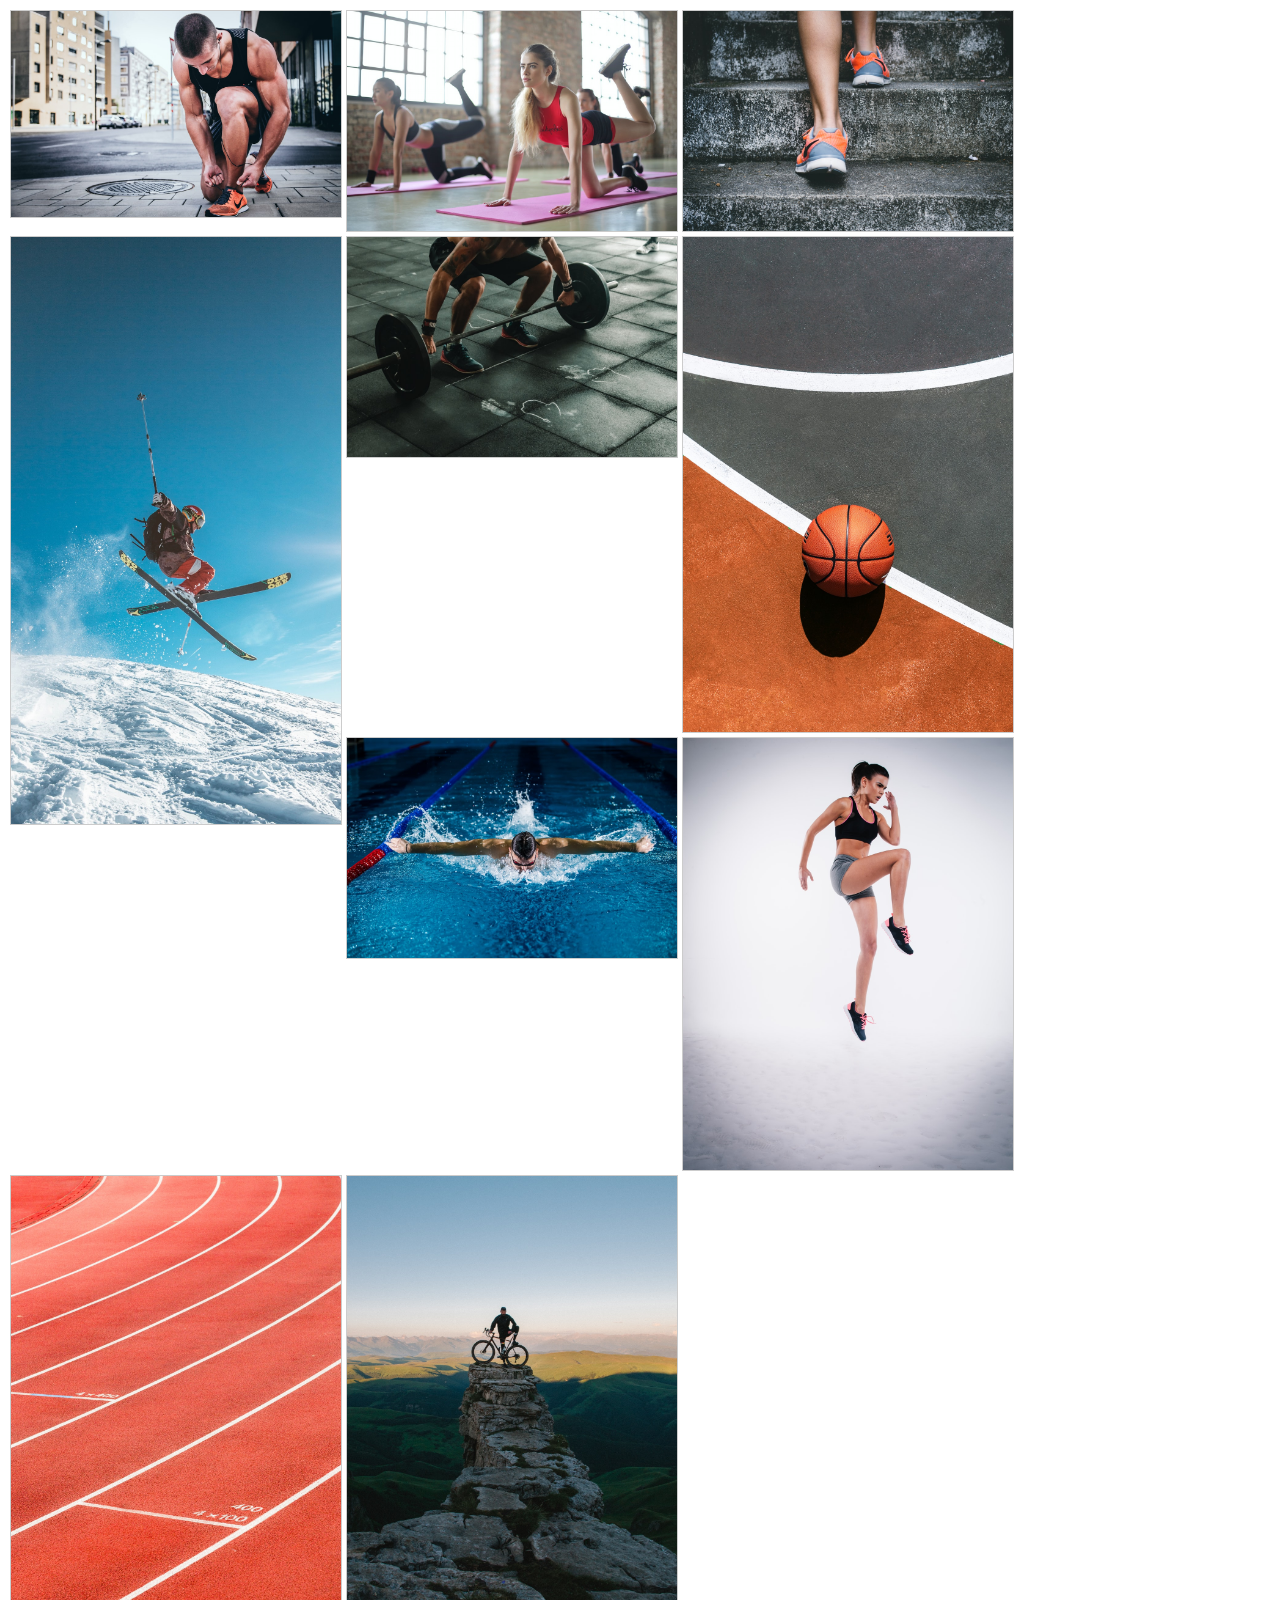
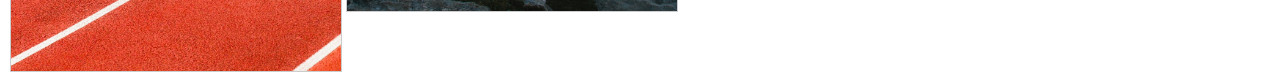
<file: ex01/src/index.html>
<html>

<head>
    <title>Gallery's page</title>
</head>

<link rel="stylesheet" href="style.css">

<body>
  
    <div class="Gallery">
        <a href="index01.html">
            <img src="img1.jpg" alt="Marathon" width="300" >
        </a>
    </div>

    <div class="Gallery">
        <a href="index02.html">
            <img src="img2.jpg" alt="Marathon" width="300" >
        </a>
    </div>

    <div class="Gallery">
        <a href="index03.html">
            <img src="img3.jpg" alt="Marathon" width="300" >
        </a>
    </div>

    <div class="Gallery">
        <a href="index04.html">
            <img src="img4.jpg" alt="Marathon" width="300" >
        </a>
    </div>

    <div class="Gallery">
        <a href="index05.html">
            <img src="img5.jpg" alt="Marathon" width="300" >
        </a>
    </div>

    <div class="Gallery">
        <a href="index06.html">
            <img src="img6.jpg" alt="Marathon" width="300" >
        </a>
    </div>

    <div class="Gallery">
        <a href="index07.html">
            <img src="img7.jpg" alt="Marathon" width="300">
        </a>
    </div>

    <div class="Gallery">
        <a href="index08.html">
            <img src="img8.jpg" alt="Marathon" width="300" >
        </a>
    </div>

    <div class="Gallery">
        <a href="index09.html">
            <img src="img9.jpg" alt="Marathon" width="300" >
        </a>
    </div>

    <div class="Gallery">
        <a href="index10.html">
            <img src="img10.jpg" alt="Marathon" width="300" >
        </a>
    </div>


</body>



</html>
</file>
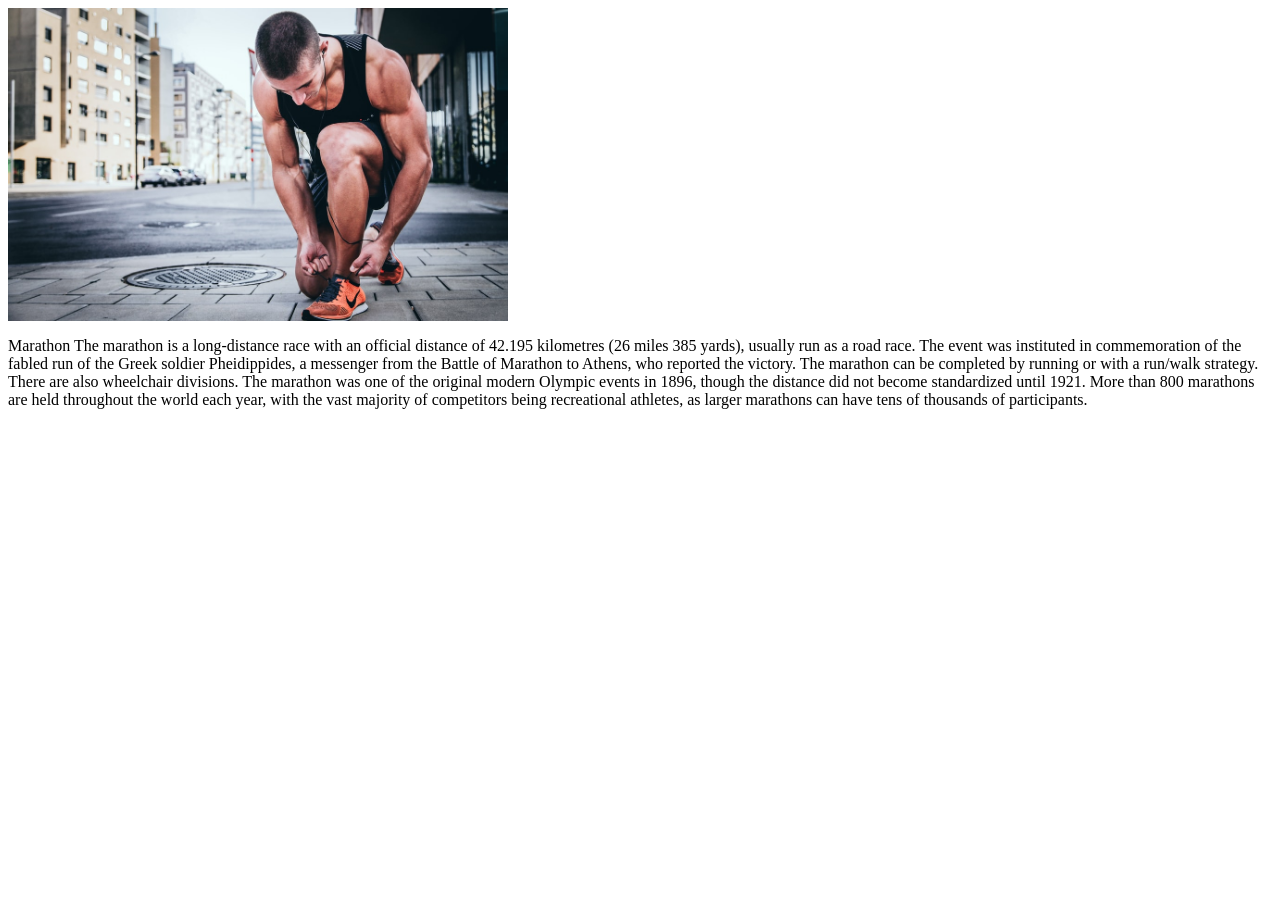
<file: ex01/src/index01.html>
<html>

<head>
    <title>Gallery's page</title>
</head>


<body>
  
    <div class="Marathon">
        <a href="img1.jpg" >
            <img src="img1.jpg" alt="Marathon" width="500">
        </a>

        <p>
            Marathon
The marathon is a long-distance race with an official distance of 42.195 kilometres (26 miles 385 yards), usually run as a road race. The event was instituted in commemoration of the fabled run of the Greek soldier Pheidippides, a messenger from the Battle of Marathon to Athens, who reported the victory. The marathon can be completed by running or with a run/walk strategy. There are also wheelchair divisions.

The marathon was one of the original modern Olympic events in 1896, though the distance did not become standardized until 1921. More than 800 marathons are held throughout the world each year, with the vast majority of competitors being recreational athletes, as larger marathons can have tens of thousands of participants.

        </p>
    </div>


</body>



</html>
</file>
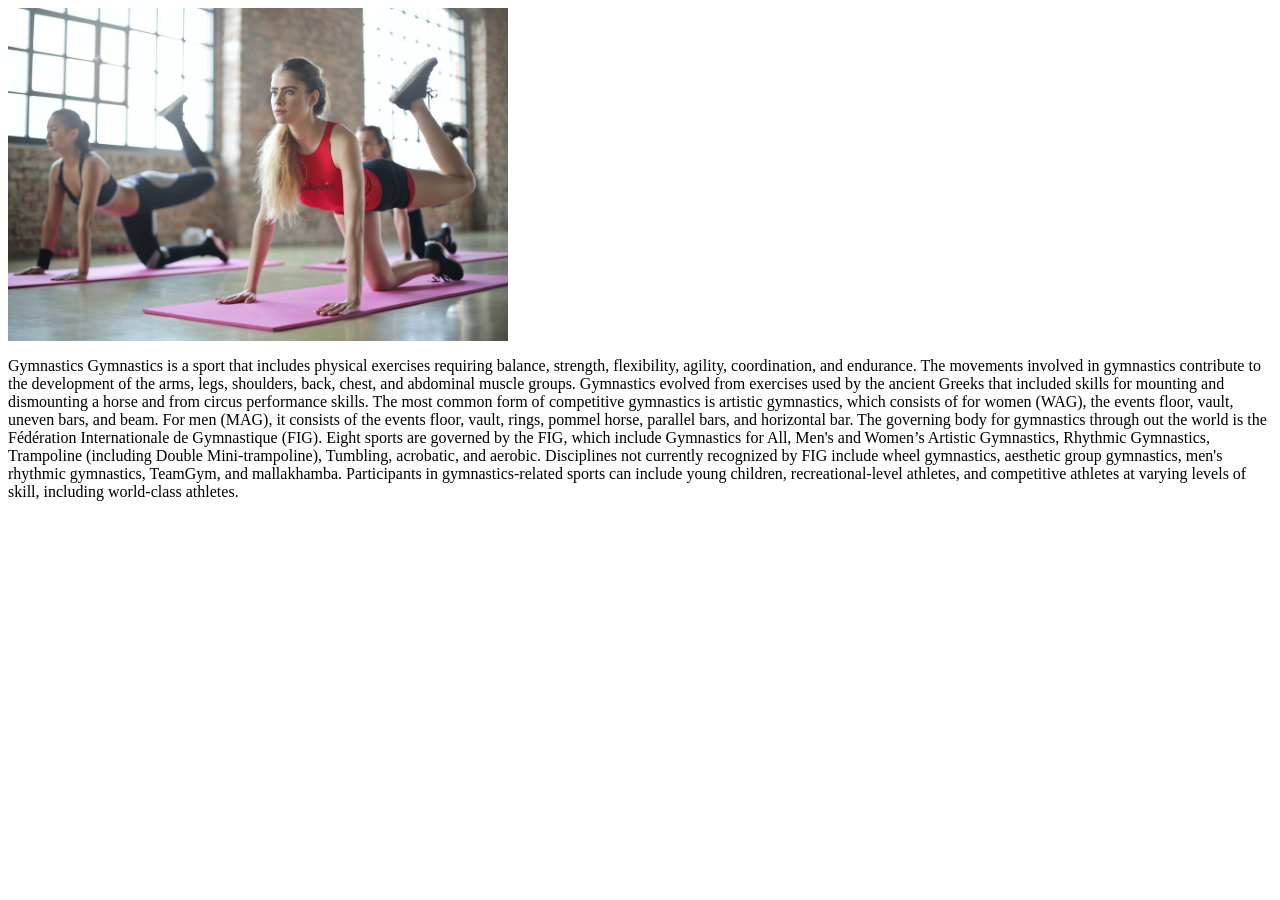
<file: ex01/src/index02.html>
<html>

<head>
    <title>Gallery's page</title>
</head>


<body>
  
    <div class="Gymnastic">
        <a href="img2.jpg">
            <img src="img2.jpg" alt="Gymnastic" width="500">
        </a>

        <p>

            Gymnastics
Gymnastics is a sport that includes physical exercises requiring balance, strength, flexibility, agility, coordination, and endurance. The movements involved in gymnastics contribute to the development of the arms, legs, shoulders, back, chest, and abdominal muscle groups. Gymnastics evolved from exercises used by the ancient Greeks that included skills for mounting and dismounting a horse and from circus performance skills.

The most common form of competitive gymnastics is artistic gymnastics, which consists of for women (WAG), the events floor, vault, uneven bars, and beam. For men (MAG), it consists of the events floor, vault, rings, pommel horse, parallel bars, and horizontal bar. The governing body for gymnastics through out the world is the Fédération Internationale de Gymnastique (FIG). Eight sports are governed by the FIG, which include Gymnastics for All, Men's and Women’s Artistic Gymnastics, Rhythmic Gymnastics, Trampoline (including Double Mini-trampoline), Tumbling, acrobatic, and aerobic. Disciplines not currently recognized by FIG include wheel gymnastics, aesthetic group gymnastics, men's rhythmic gymnastics, TeamGym, and mallakhamba.

Participants in gymnastics-related sports can include young children, recreational-level athletes, and competitive athletes at varying levels of skill, including world-class athletes.


        </p>
    </div>


</body>



</html>
</file>
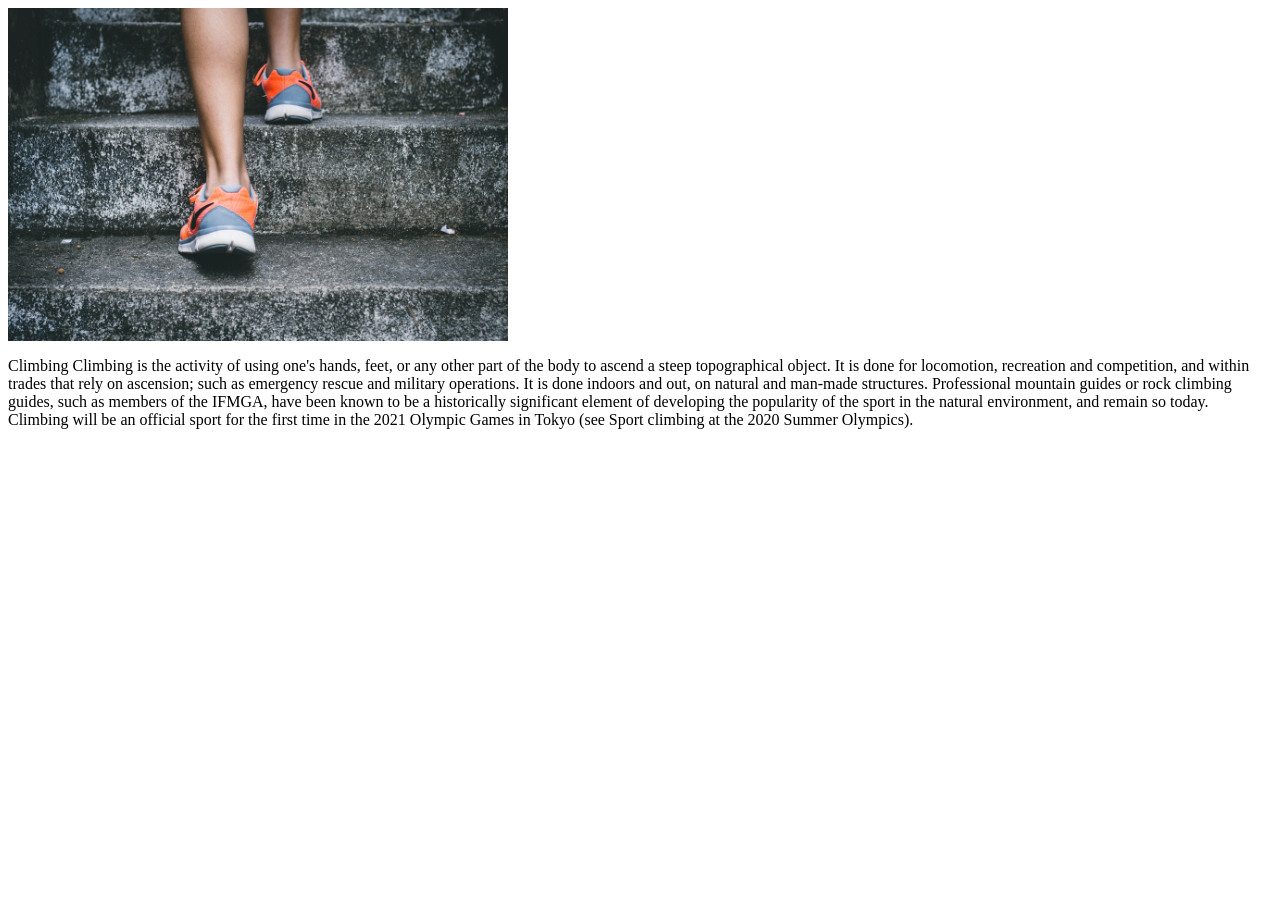
<file: ex01/src/index03.html>
<html>

<head>
    <title>Gallery's page</title>
</head>


<body>
  
    <div class="Clymbing">
        <a href="img3.jpg">
            <img src="img3.jpg" alt="Clymbing" width="500">
        </a>

        <p>

            Climbing
Climbing is the activity of using one's hands, feet, or any other part of the body to ascend a steep topographical object. It is done for locomotion, recreation and competition, and within trades that rely on ascension; such as emergency rescue and military operations. It is done indoors and out, on natural and man-made structures.

Professional mountain guides or rock climbing guides, such as members of the IFMGA, have been known to be a historically significant element of developing the popularity of the sport in the natural environment, and remain so today.

Climbing will be an official sport for the first time in the 2021 Olympic Games in Tokyo (see Sport climbing at the 2020 Summer Olympics).
        </p>
    </div>


</body>



</html>
</file>
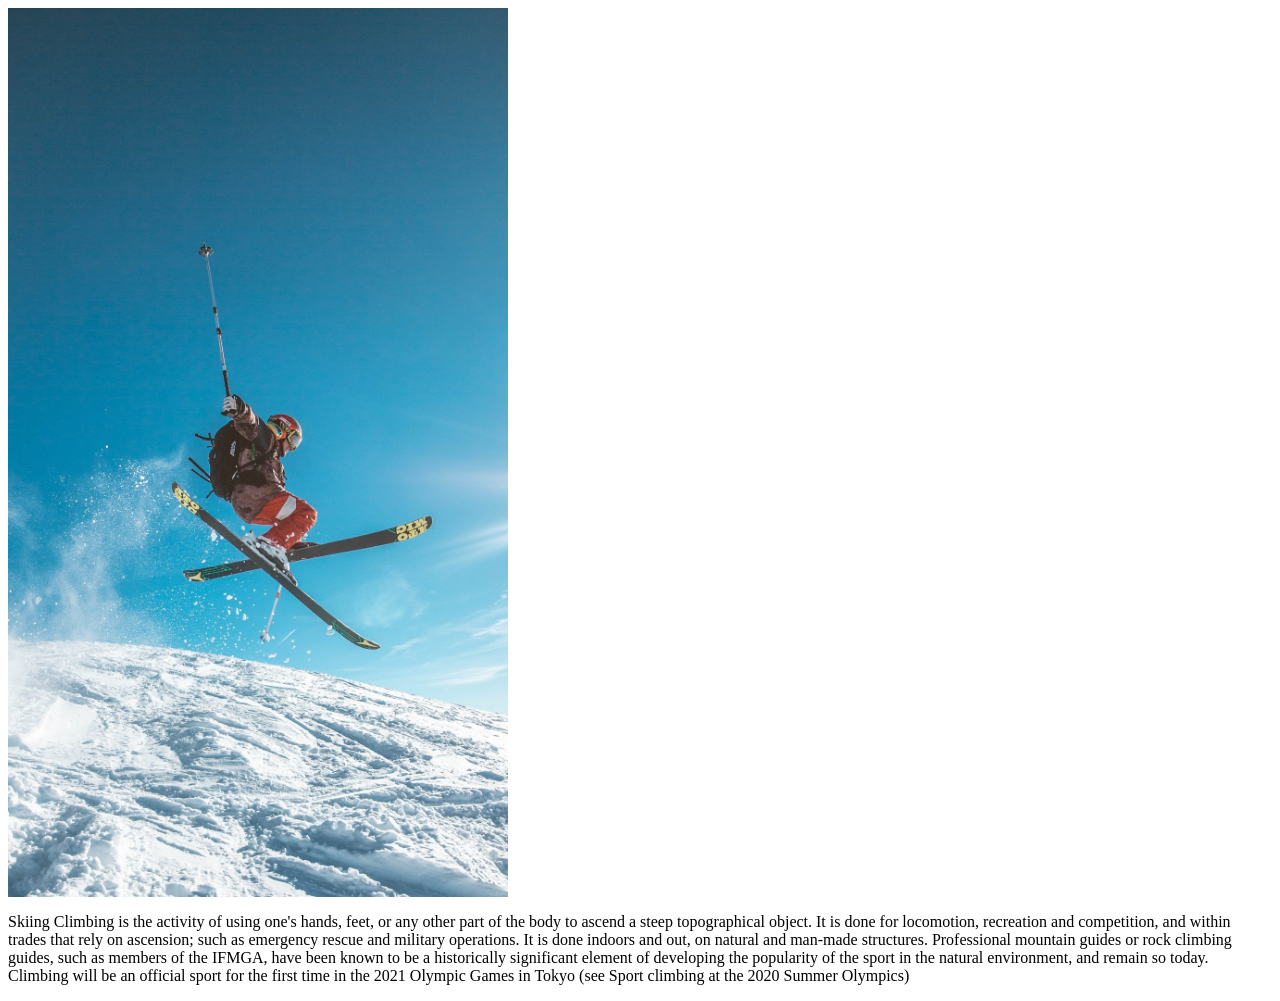
<file: ex01/src/index04.html>
<html>

<head>
    <title>Gallery's page</title>
</head>


<body>
  
    <div class="Marathon">
        <a href="img4.jpg">
            <img src="img4.jpg" alt="Marathon" width="500">
        </a>

        <p>
            Skiing
Climbing is the activity of using one's hands, feet, or any other part of the body to ascend a steep topographical object. It is done for locomotion, recreation and competition, and within trades that rely on ascension; such as emergency rescue and military operations. It is done indoors and out, on natural and man-made structures.

Professional mountain guides or rock climbing guides, such as members of the IFMGA, have been known to be a historically significant element of developing the popularity of the sport in the natural environment, and remain so today.

Climbing will be an official sport for the first time in the 2021 Olympic Games in Tokyo (see Sport climbing at the 2020 Summer Olympics)
        </p>
    </div>


</body>



</html>
</file>
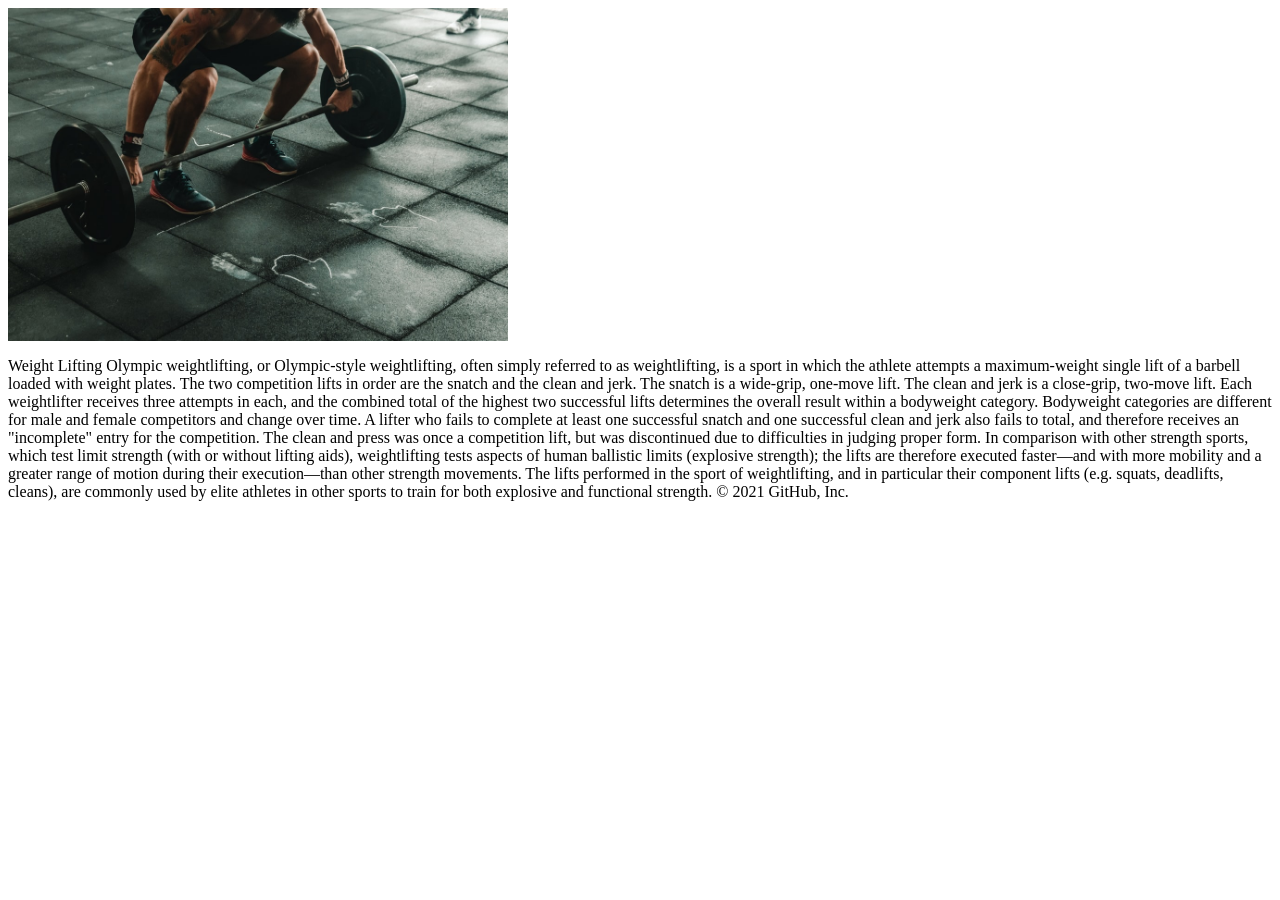
<file: ex01/src/index05.html>
<html>

<head>
    <title>Gallery's page</title>
</head>


<body>
  
    <div class="Marathon">
        <a href="img5.jpg">
            <img src="img5.jpg" alt="Marathon" width="500">
        </a>

        <p>
            Weight Lifting
Olympic weightlifting, or Olympic-style weightlifting, often simply referred to as weightlifting, is a sport in which the athlete attempts a maximum-weight single lift of a barbell loaded with weight plates.

The two competition lifts in order are the snatch and the clean and jerk. The snatch is a wide-grip, one-move lift. The clean and jerk is a close-grip, two-move lift. Each weightlifter receives three attempts in each, and the combined total of the highest two successful lifts determines the overall result within a bodyweight category. Bodyweight categories are different for male and female competitors and change over time. A lifter who fails to complete at least one successful snatch and one successful clean and jerk also fails to total, and therefore receives an "incomplete" entry for the competition. The clean and press was once a competition lift, but was discontinued due to difficulties in judging proper form.

In comparison with other strength sports, which test limit strength (with or without lifting aids), weightlifting tests aspects of human ballistic limits (explosive strength); the lifts are therefore executed faster—and with more mobility and a greater range of motion during their execution—than other strength movements.

The lifts performed in the sport of weightlifting, and in particular their component lifts (e.g. squats, deadlifts, cleans), are commonly used by elite athletes in other sports to train for both explosive and functional strength.
© 2021 GitHub, Inc.
        </p>
    </div>


</body>



</html>
</file>
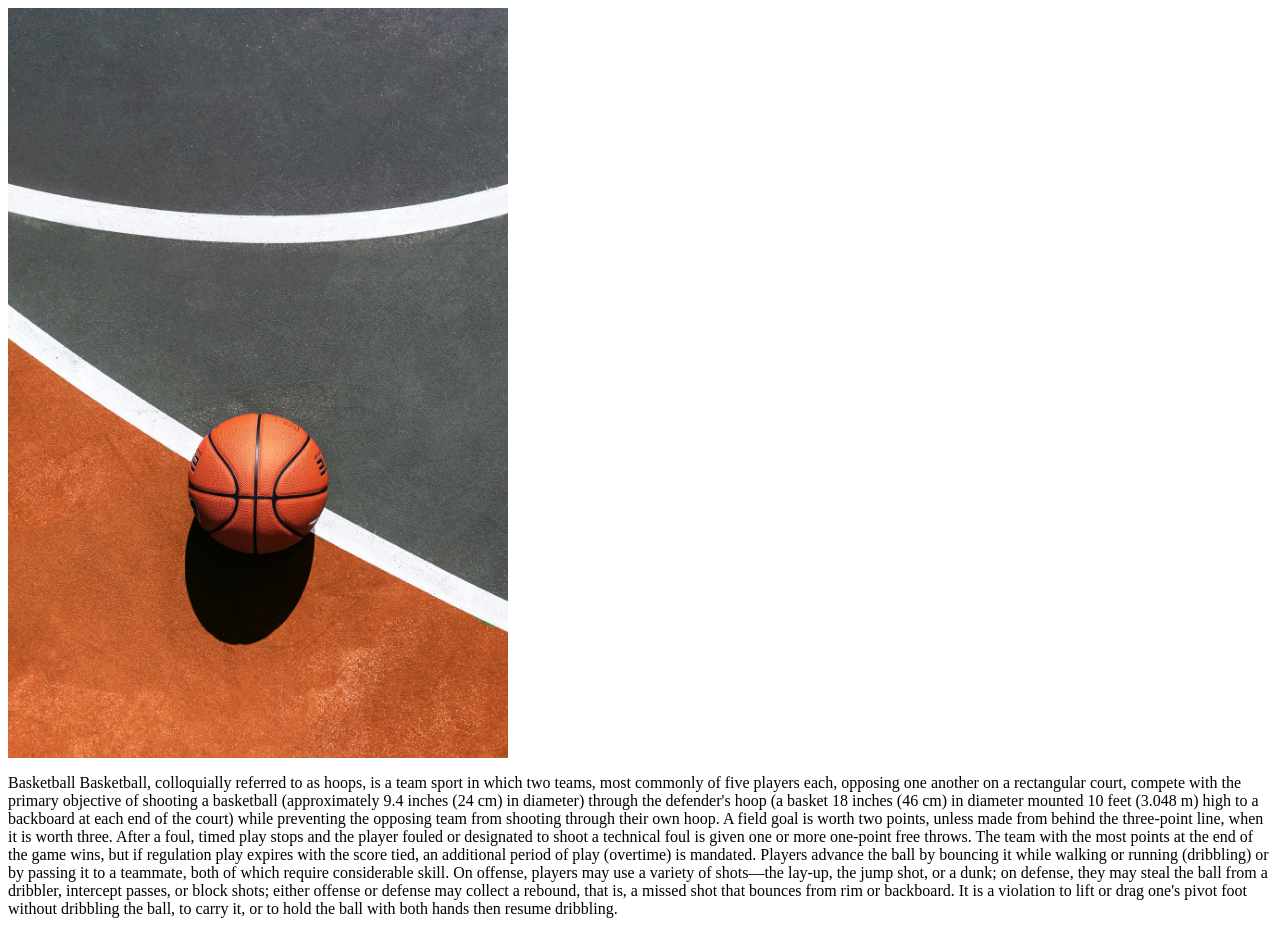
<file: ex01/src/index06.html>
<html>

<head>
    <title>Gallery's page</title>
</head>


<body>
  
    <div class="Marathon">
        <a href="img6.jpg">
            <img src="img6.jpg" alt="Marathon" width="500">
        </a>

        <p>
               
Basketball
Basketball, colloquially referred to as hoops, is a team sport in which two teams, most commonly of five players each, opposing one another on a rectangular court, compete with the primary objective of shooting a basketball (approximately 9.4 inches (24 cm) in diameter) through the defender's hoop (a basket 18 inches (46 cm) in diameter mounted 10 feet (3.048 m) high to a backboard at each end of the court) while preventing the opposing team from shooting through their own hoop. A field goal is worth two points, unless made from behind the three-point line, when it is worth three. After a foul, timed play stops and the player fouled or designated to shoot a technical foul is given one or more one-point free throws. The team with the most points at the end of the game wins, but if regulation play expires with the score tied, an additional period of play (overtime) is mandated.

Players advance the ball by bouncing it while walking or running (dribbling) or by passing it to a teammate, both of which require considerable skill. On offense, players may use a variety of shots—the lay-up, the jump shot, or a dunk; on defense, they may steal the ball from a dribbler, intercept passes, or block shots; either offense or defense may collect a rebound, that is, a missed shot that bounces from rim or backboard. It is a violation to lift or drag one's pivot foot without dribbling the ball, to carry it, or to hold the ball with both hands then resume dribbling.

        </p>
    </div>


</body>



</html>
</file>
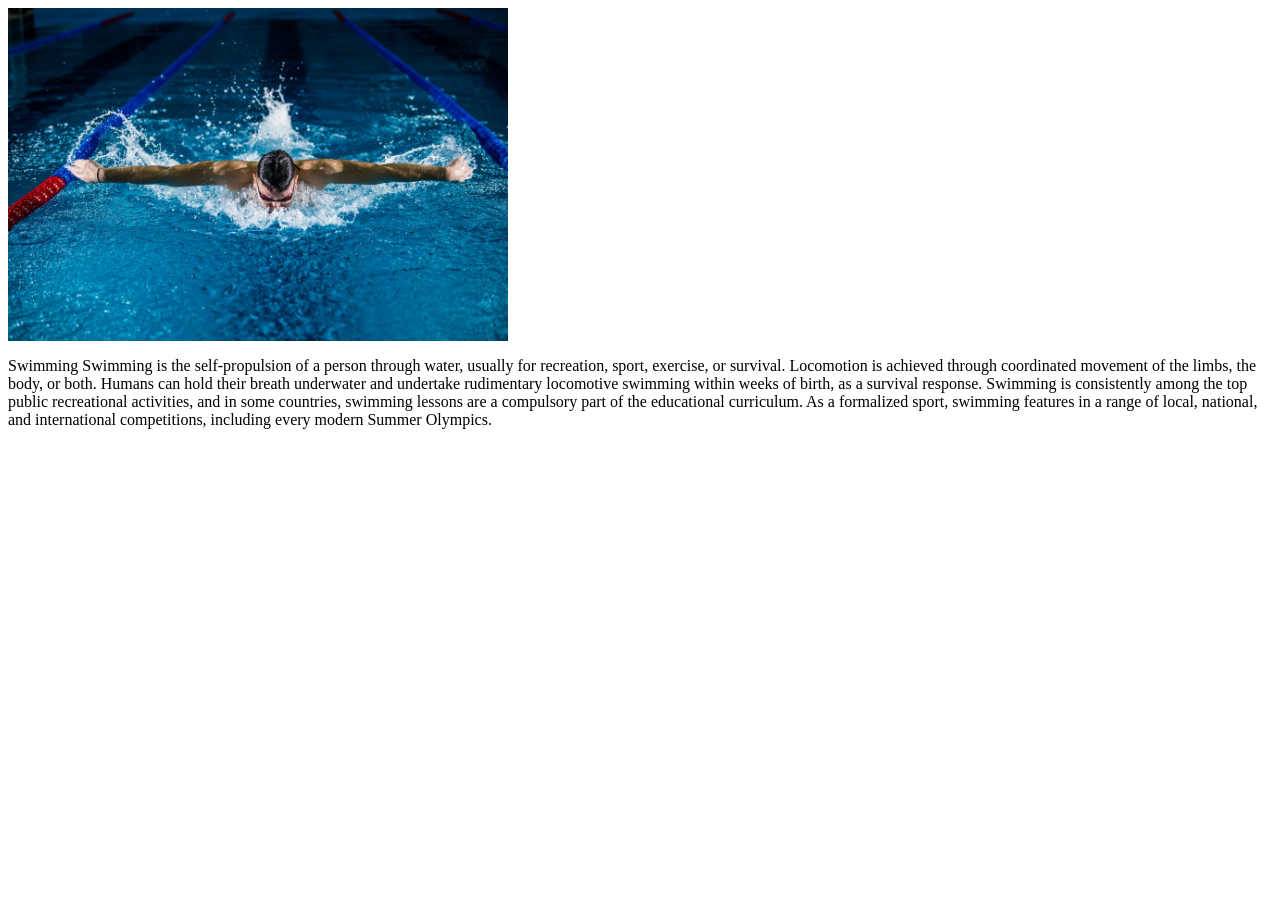
<file: ex01/src/index07.html>
<html>

<head>
    <title>Gallery's page</title>
</head>


<body>
  
    <div class="Marathon">
        <a href="img7.jpg">
            <img src="img7.jpg" alt="Marathon" width="500">
        </a>

        <p>

            Swimming
Swimming is the self-propulsion of a person through water, usually for recreation, sport, exercise, or survival. Locomotion is achieved through coordinated movement of the limbs, the body, or both. Humans can hold their breath underwater and undertake rudimentary locomotive swimming within weeks of birth, as a survival response.

Swimming is consistently among the top public recreational activities, and in some countries, swimming lessons are a compulsory part of the educational curriculum. As a formalized sport, swimming features in a range of local, national, and international competitions, including every modern Summer Olympics.

        </p>
    </div>


</body>



</html>
</file>
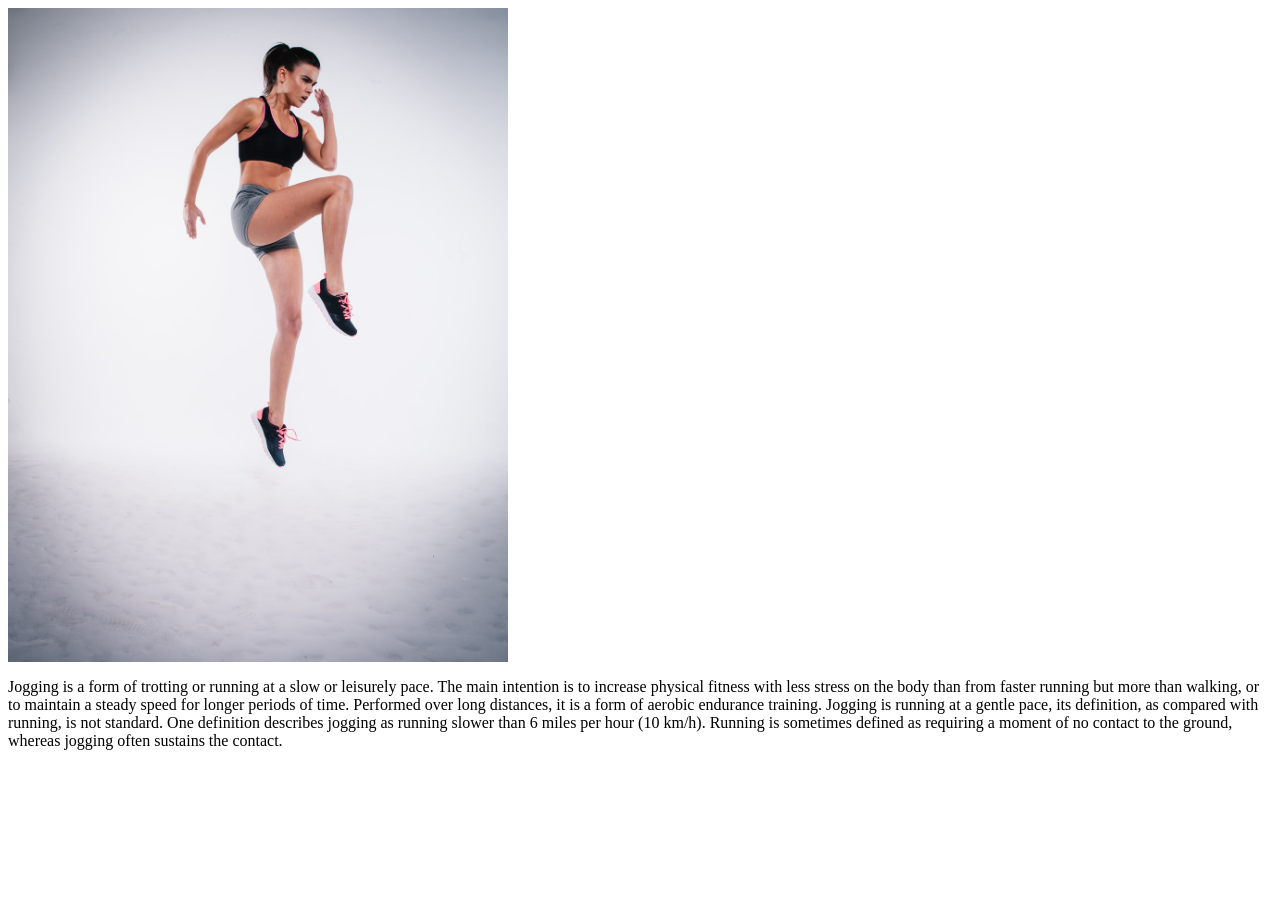
<file: ex01/src/index08.html>
<html>

<head>
    <title>Gallery's page</title>
</head>


<body>
  
    <div class="Marathon">
        <a href="img8.jpg">
            <img src="img8.jpg" alt="Marathon" width="500">
        </a>
    </div>

    <p>
        Jogging is a form of trotting or running at a slow or leisurely pace. The main intention is to increase physical fitness with less stress on the body than from faster running but more than walking, or to maintain a steady speed for longer periods of time. Performed over long distances, it is a form of aerobic endurance training.

Jogging is running at a gentle pace, its definition, as compared with running, is not standard. One definition describes jogging as running slower than 6 miles per hour (10 km/h). Running is sometimes defined as requiring a moment of no contact to the ground, whereas jogging often sustains the contact.

    </p>


</body>



</html>
</file>
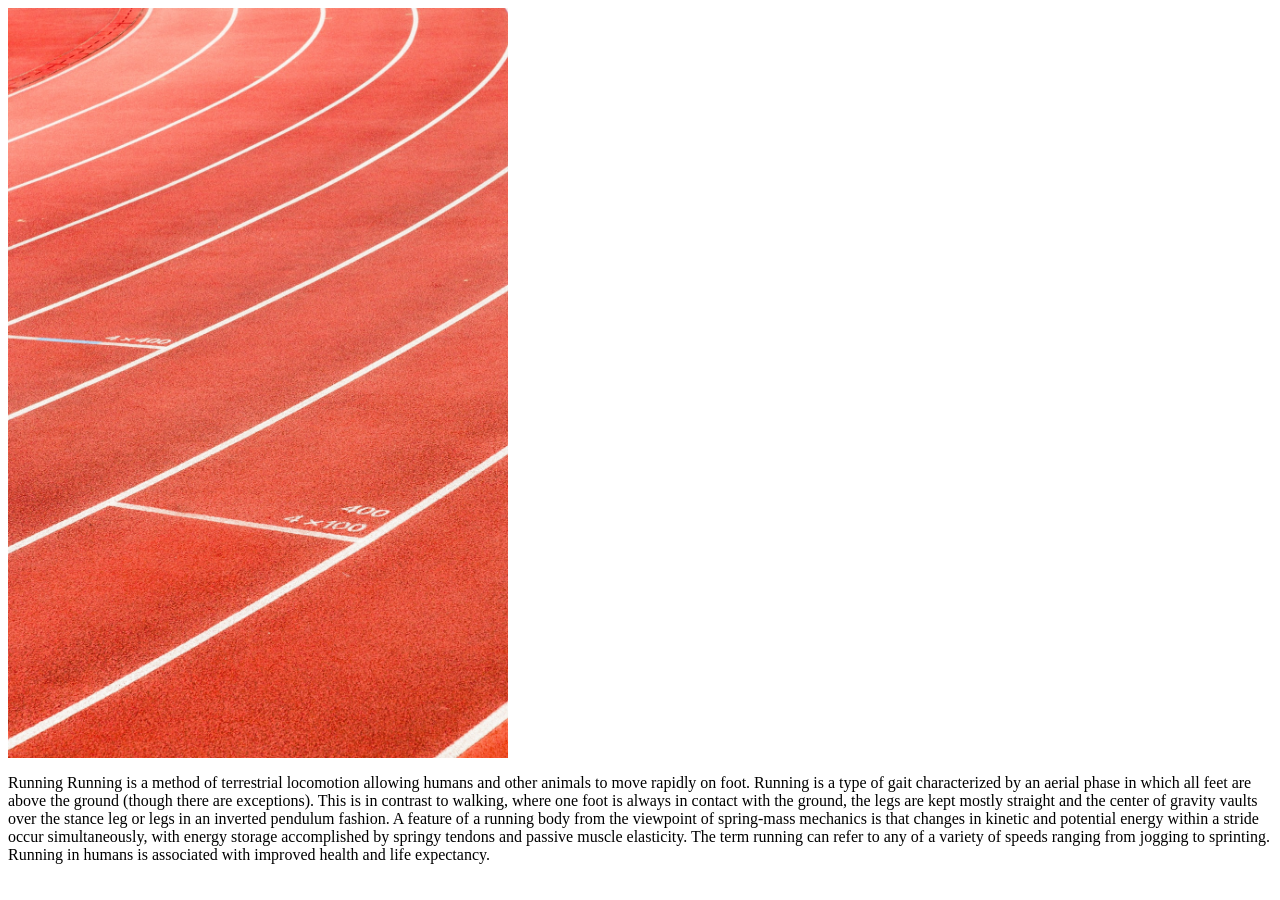
<file: ex01/src/index09.html>
<html>

<head>
    <title>Gallery's page</title>
</head>


<body>
  
    <div class="Marathon">
        <a href="img9.jpg">
            <img src="img9.jpg" alt="Marathon" width="500">
        </a>
    </div>

    <p>
        Running
Running is a method of terrestrial locomotion allowing humans and other animals to move rapidly on foot. Running is a type of gait characterized by an aerial phase in which all feet are above the ground (though there are exceptions). This is in contrast to walking, where one foot is always in contact with the ground, the legs are kept mostly straight and the center of gravity vaults over the stance leg or legs in an inverted pendulum fashion. A feature of a running body from the viewpoint of spring-mass mechanics is that changes in kinetic and potential energy within a stride occur simultaneously, with energy storage accomplished by springy tendons and passive muscle elasticity. The term running can refer to any of a variety of speeds ranging from jogging to sprinting.

Running in humans is associated with improved health and life expectancy.
    </p>


</body>



</html>
</file>
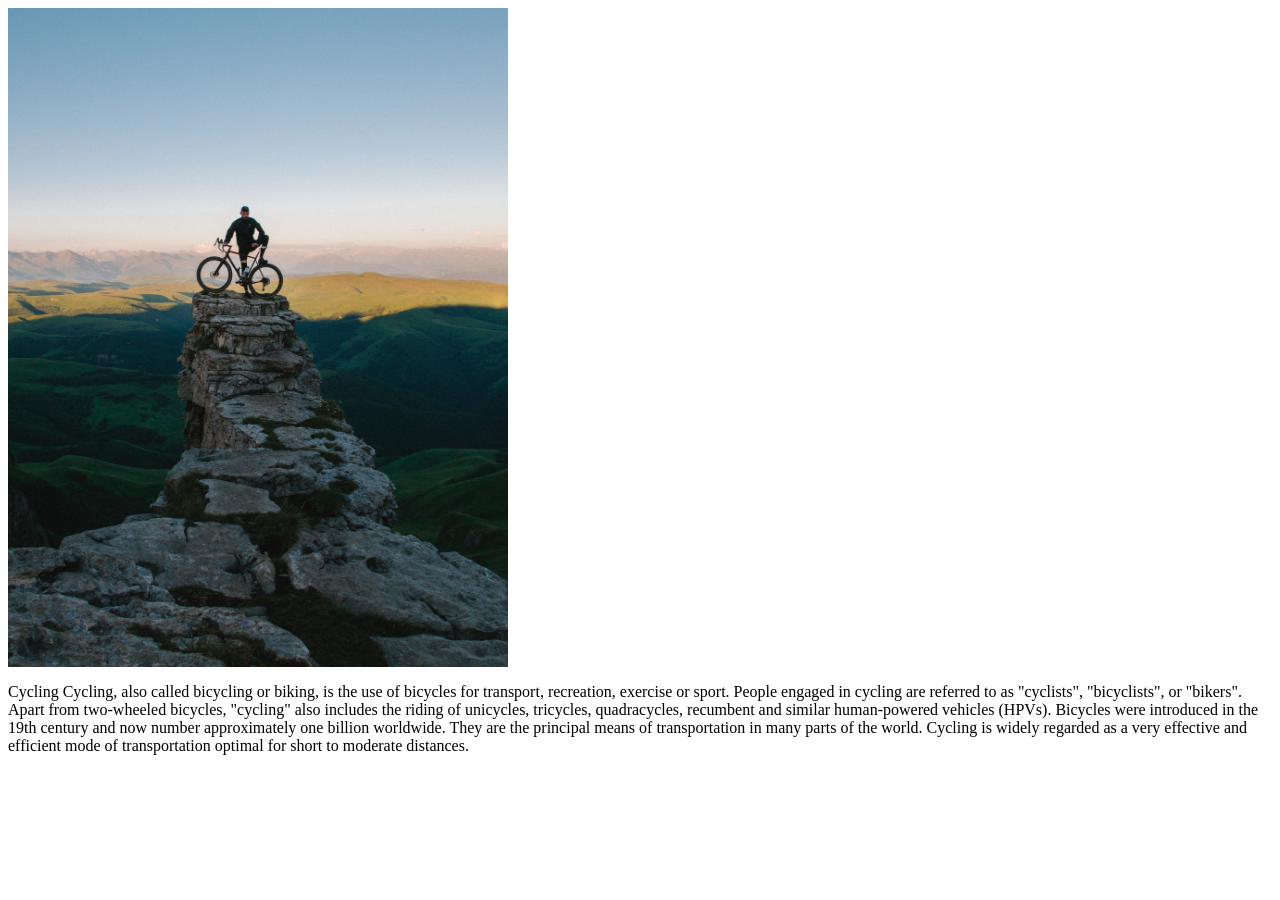
<file: ex01/src/index10.html>
<html>

<head>
    <title>Gallery's page</title>
</head>


<body>
  
    <div class="Marathon">
        <a href="img10.jpg">
            <img src="img10.jpg" alt="Marathon" width="500">
        </a>
    </div>

    <p>
        Cycling
Cycling, also called bicycling or biking, is the use of bicycles for transport, recreation, exercise or sport. People engaged in cycling are referred to as "cyclists", "bicyclists", or "bikers". Apart from two-wheeled bicycles, "cycling" also includes the riding of unicycles, tricycles, quadracycles, recumbent and similar human-powered vehicles (HPVs).

Bicycles were introduced in the 19th century and now number approximately one billion worldwide. They are the principal means of transportation in many parts of the world.

Cycling is widely regarded as a very effective and efficient mode of transportation optimal for short to moderate distances.
    </p>


</body>



</html>
</file>
<file: ex01/src/style.css>
div.Gallery alt
{
  text-align: center;
  color: brown;
  font-size: medium;

}
div.Gallery {
  margin-top: 2px;
  margin-bottom: 2px;
  margin-left: 2px;
  margin-right: 2px;
  border: 1px solid #ccc;
  float:left;
  width: 330px;
}
div.Gallery:hover
{
  border: 1px solid #777;
}

div.Gallery img
{
    width: 330px;
  
}
</file>
